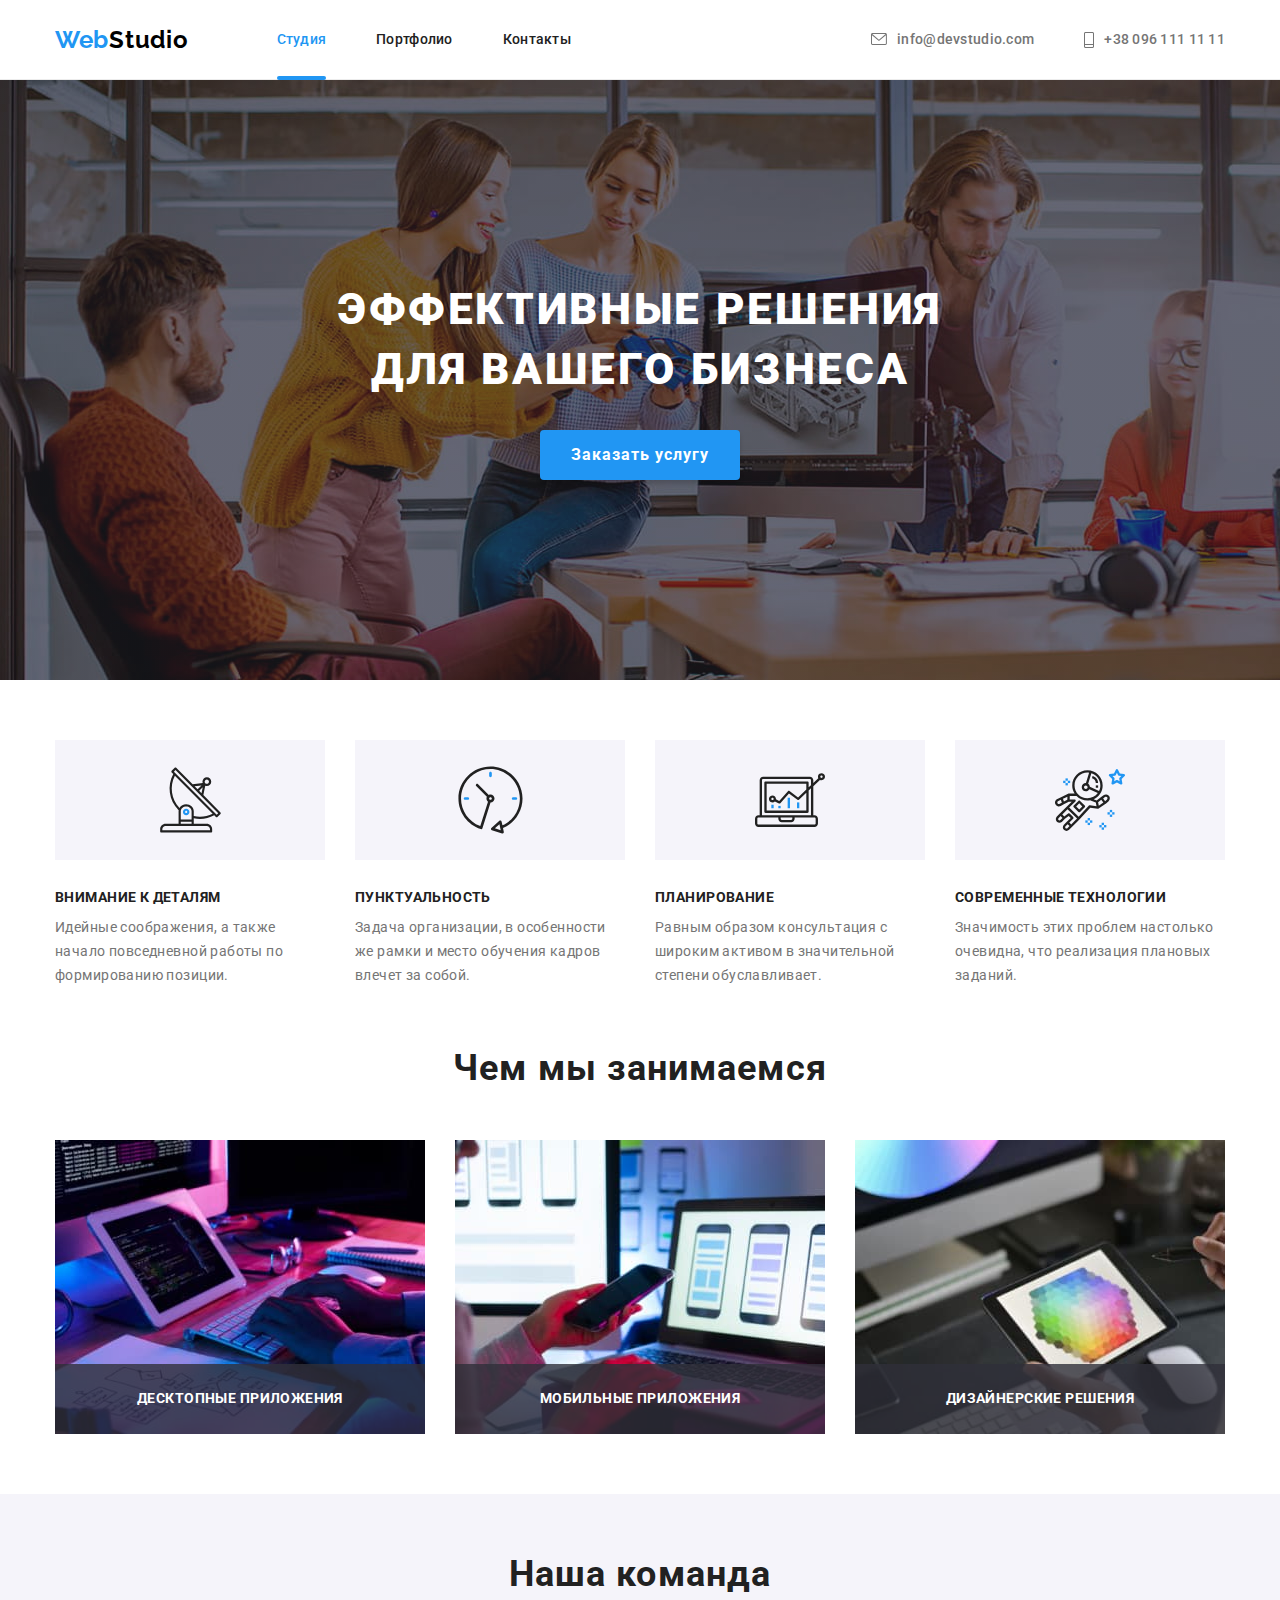
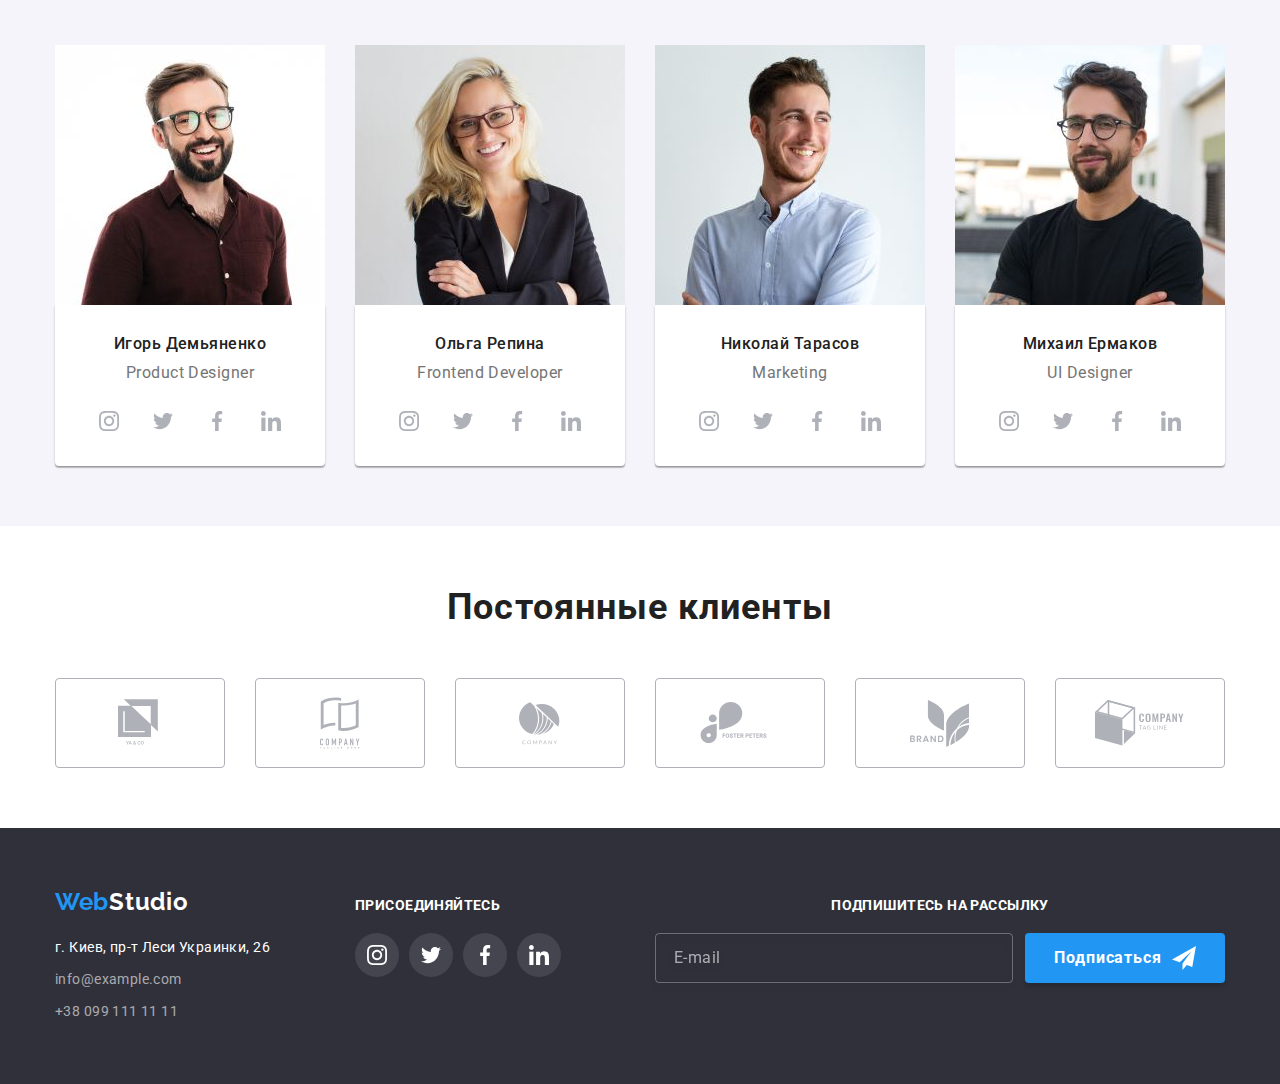
<file: index.html>
<!DOCTYPE html>
<html lang="ru">

<head>
    <meta charset="UTF-8">
    <meta http-equiv="X-UA-Compatible" content="IE=edge">
    <meta name="viewport" content="width=device-width, initial-scale=1.0"/>
    <link rel="stylesheet"
        href="https://cdnjs.cloudflare.com/ajax/libs/modern-normalize/1.0.0/modern-normalize.min.css">
    <link rel="preconnect" href="https://fonts.gstatic.com">
    <link
        href="https://fonts.googleapis.com/css2?family=Raleway:wght@700&family=Roboto:wght@400;500;700;900&display=swap"
        rel="stylesheet">
    <link rel="stylesheet" href="./css/main.min.css">
    <title>Студия</title>
</head>

<body>
    <header class="header">
        <div class="container header__container">

            <a class="logo" href="./index.html">Web<span class="logo__text--black">Studio</span></a>
            <nav class="nav">
                <ul class="nav__list list">
                    <li class="nav__item"><a class="nav__link nav__link--current" href="./index.html">Студия</a></li>
                    <li class="nav__item"><a class="nav__link" href="./portfolio.html">Портфолио</a></li>
                    <li class="nav__item"><a class="nav__link" href="">Контакты</a></li>
                </ul>
            </nav>
            <ul class="contacts list">
                <li class="contacts__item">
                    <a class="contacts__link" href="mailto:info@devstudio.com" rel="noopener noreferrer"
                        target="_blank">
                        <svg class="contacts__icon" width="16" height="12">
                            <use href="./images/icons.svg#icon-mail"></use>
                        </svg>
                        info@devstudio.com
                    </a>
                </li>
                <li class="contacts__item">
                    <a class="contacts__link" href="tel:+380961111111">
                        <svg class="contacts__icon" width="10" height="16">
                            <use href="./images/icons.svg#icon-tel"></use>
                        </svg>

                        +38 096 111 11 11

                    </a>
                </li>
            </ul>
            <button
             data-menu-button 
             class="mobile-menu-button"
             type="button"
             aria-expanded="false"
             aria-controls="mobile-menu" >
                <svg class="mobile-menu-button__icon" aria-label="Переключатель мобильного меню"  width="40" height="40">
                    <use class="mobile-menu-button__icon-menu" href="./images/icons.svg#icon-mob-menu"></use>
                    <use class="mobile-menu-button__icon-cross"  href="./images/icons.svg#icon-mob-close"></use>
                </svg>
            </button>
            <div data-menu class="mobile-menu" id="mobile-menu">
               <nav> 
                   <ul class="list mobile-menu__list">
                    <li class="mobile-menu__item"><a href="./index.html" class="mobile-menu__link current">Студия</a></li>
                    <li class="mobile-menu__item"><a href="./portfolio.html" class="mobile-menu__link">Портфолио</a></li>
                    <li class="mobile-menu__item"><a href="" class="mobile-menu__link">Контакты</a></li>
                </ul>
            </nav>
                <a class="mobile-menu__tel" href="tel:+380961111111">
                    +38 096 111 11 11
                
                </a>
                <a class="mobile-menu__mail" href="mailto:info@devstudio.com">info@devstudio.com</a>
                <ul class="list mobile-menu__social-list">
                    <li class="mobile-menu__social-item"><a rel="noopener noreferrer"
                        target="_blank" href="" class="mobile-menu__social-link">Instagram</a></li>
                    <li class="mobile-menu__social-item"><a rel="noopener noreferrer"
                        target="_blank" href="" class="mobile-menu__social-link">Twitter</a></li>
                    <li class="mobile-menu__social-item"><a rel="noopener noreferrer"
                        target="_blank" href="" class="mobile-menu__social-link">Facebook</a></li>
                    <li class="mobile-menu__social-item"><a rel="noopener noreferrer"
                        target="_blank" href="" class="mobile-menu__social-link">LinkedIn</a></li>
                </ul>

            </div>
        </div>
    </header>
    <main>
        <section class="hero">
            <div class="hero__container">
                <h1 class="hero__title">Эффективные решения для вашего бизнеса</h1>
                <button data-modal-open class="button" type="button">Заказать услугу</button>
            </div>
        </section>

        <section class="our-features section">
            <div class="container">

                <h2 class="visually-hidden">наши особенности</h2>
                <ul class="list grid">
                    <li class="our-features__item grid__items">
                        <div class="our-features__container">
                            <svg width="65" height="70">
                                <use href="./images/icons.svg#icon-antenna-1"></use>
                            </svg>
                        </div>
                        <h3 class="our-features__subtitle">Внимание к деталям</h3>
                        <p>Идейные соображения, а также начало повседневной работы по
                            формированию
                            позиции.</p>
                    </li>
                    <li class="our-features__item grid__items ">
                        <div class="our-features__container">
                            <svg width="67" height="70">
                                <use href="./images/icons.svg#icon-clock-1"></use>
                            </svg>
                        </div>
                        <h3 class="our-features__subtitle">Пунктуальность</h3>
                        <p>Задача организации, в особенности же рамки и место обучения
                            кадров
                            влечет за собой.</p>
                    </li>
                    <li class="our-features__item grid__items ">
                        <div class="our-features__container">
                            <svg width="70" height="70">
                                <use href="./images/icons.svg#icon-diagram-1"></use>
                            </svg>
                        </div>
                        <h3 class="our-features__subtitle">Планирование</h3>
                        <p>Равным образом консультация с широким активом в значительной
                            степени
                            обуславливает.</p>
                    </li>
                    <li class="our-features__item grid__items">
                        <div class="our-features__container">
                            <svg width="70" height="70">
                                <use href="./images/icons.svg#icon-astronaut-1"></use>
                            </svg>
                        </div>
                        <h3 class="our-features__subtitle">Современные технологии</h3>
                        <p>Значимость этих проблем настолько очевидна, что реализация
                            плановых
                            заданий.</p>
                    </li>
                </ul>
            </div>
        </section>

        <section class="specialization section">
            <div class="container">
                <h2 class="specialization__title">Чем мы занимаемся</h2>
                <ul class="list grid">
                    <li class="specialization__item grid__items"><img src="./images/box1.jpg " alt="написание программы"
                            width="370">
                        <div class="specialization__text">Десктопные приложения</div>
                    </li>
                    <li class="specialization__item grid__items"><img src="./images/box2.jpg"
                            alt="создание дизайна телефонного приложения" width="370">
                        <div class="specialization__text">Мобильные приложения</div>
                    </li>
                    <li class="specialization__item grid__items"><img src="./images/box3.jpg"
                            alt="подбор цвета оформления" width="370">
                        <div class="specialization__text">Дизайнерские решения</div>
                    </li>
                </ul>
            </div>
        </section>

        <section class="team section">
            <div class="container">
                <h2 class="team__title">Наша команда</h2>
                <ul class="list grid">
                    <li class="grid__items team__item">
                        <picture>
                            <source srcset="./images/team/desk/men1_desktop.jpg 1x, ./images/team/desk2/men1@2_desktop.jpg 2x" 
                            media="(min-width: 1200px)" />
                            <source srcset="./images/team/tab/men1_tab.jpg 1x, ./images/team/tab2/men1@2_tab.jpg 2x"
                             media="(min-width: 768px)">
                            <source srcset="./images/team/phon/men1_phon.jpg 1x, ./images/team/phon2/men1@2_phon.jpg 2x"
                             media="(max-width: 767.98px)">
                          <img class="team__img" src="./images/team/desk/men1_desktop.jpg" alt="Игорь Демьяненко">
                        </picture>
                        <div class="team__container">
                            <h3 class="team__subtitle">Игорь Демьяненко</h3>
                            <p class="team__text" lang="en">Product Designer</p>
                            <ul class="social-list list">
                                <li class="social-list__item">
                                    <a target="_blank" rel="noreferrer noopener" class="social-list__link" href=""
                                        aria-label="инстаграмм">
                                        <svg class="social-list__icon">
                                            <use href="./images/icons.svg#icon-instagram-2"></use>
                                        </svg>
                                    </a>
                                </li>
                                <li class="social-list__item">
                                    <a target="_blank" rel="noreferrer noopener" class="social-list__link" href=""
                                        aria-label="твиттер">
                                        <svg class="social-list__icon">
                                            <use href="./images/icons.svg#icon-twitter-1"></use>
                                        </svg>
                                    </a>
                                </li>
                                <li class="social-list__item">
                                    <a target="_blank" rel="noreferrer noopener" class="social-list__link" href=""
                                        aria-label="фейсбук">
                                        <svg class="social-list__icon">
                                            <use href="./images/icons.svg#icon-facebook-1"></use>
                                        </svg>
                                    </a>
                                </li>
                                <li class="social-list__item">
                                    <a target="_blank" rel="noreferrer noopener" class="social-list__link" href=""
                                        aria-label="линкедин">
                                        <svg class="social-list__icon">
                                            <use href="./images/icons.svg#icon-linkedin-1"></use>
                                        </svg>
                                    </a>
                                </li>
                            </ul>
                        </div>
                    </li>
                    <li class="grid__items team__item">
                    <picture>
                        <source srcset="./images/team/desk/men2_desktop.jpg 1x, ./images/team/desk2/men2@2_desktop.jpg 2x"
                            media="(min-width: 1200px)" />
                        <source srcset="./images/team/tab/men2_tab.jpg 1x, ./images/team/tab2/men2@2_tab.jpg 2x" media="(min-width: 768px)">
                        <source srcset="./images/team/phon/men2_phon.jpg 1x, ./images/team/phon2/men2@2_phon.jpg 2x"
                            media="(max-width: 767.98px)">
                        <img class="team__img" src="./images/team/desk/men2_desktop.jpg" alt="Ольга Репина">
                    </picture>
                        <div class="team__container">
                            <h3 class="team__subtitle">Ольга Репина</h3>
                            <p class="team__text" lang="en">Frontend Developer</p>
                            <ul class="social-list list">
                                <li class="social-list__item">
                                    <a target="_blank" rel="noreferrer noopener" class="social-list__link" href=""
                                        aria-label="инстаграмм">
                                        <svg class="social-list__icon">
                                            <use href="./images/icons.svg#icon-instagram-2"></use>
                                        </svg>
                                    </a>
                                </li>
                                <li class="social-list__item">
                                    <a target="_blank" rel="noreferrer noopener" class="social-list__link" href=""
                                        aria-label="твиттер">
                                        <svg class="social-list__icon">
                                            <use href="./images/icons.svg#icon-twitter-1"></use>
                                        </svg>
                                    </a>
                                </li>
                                <li class="social-list__item">
                                    <a target="_blank" rel="noreferrer noopener" class="social-list__link" href=""
                                        aria-label="фейсбук">
                                        <svg class="social-list__icon">
                                            <use href="./images/icons.svg#icon-facebook-1"></use>
                                        </svg>
                                    </a>
                                </li>
                                <li class="social-list__item">
                                    <a target="_blank" rel="noreferrer noopener" class="social-list__link" href=""
                                        aria-label="линкедин">
                                        <svg class="social-list__icon">
                                            <use href="./images/icons.svg#icon-linkedin-1"></use>
                                        </svg>
                                    </a>
                                </li>
                            </ul>
                        </div>
                    </li>
                    <li class="grid__items team__item">
                    <picture>
                        <source srcset="./images/team/desk/men3_desktop.jpg 1x, ./images/team/desk2/men3@2_desktop.jpg 2x"
                            media="(min-width: 1200px)" />
                        <source srcset="./images/team/tab/men3_tab.jpg 1x, ./images/team/tab2/men3@2_tab.jpg 2x" media="(min-width: 768px)">
                        <source srcset="./images/team/phon/men3_phon.jpg 1x, ./images/team/phon2/men3@2_phon.jpg 2x"
                            media="(max-width: 767.98px)">
                        <img class="team__img" src="./images/team/desk/men3_desktop.jpg" alt="Николай Тарасов">
                    </picture>
                        <div class="team__container">
                            <h3 class="team__subtitle">Николай Тарасов</h3>
                            <p class="team__text" lang="en">Marketing</p>
                            <ul class="social-list list">
                                <li class="social-list__item">
                                    <a target="_blank" rel="noreferrer noopener" class="social-list__link" href=""
                                        aria-label="инстаграмм">
                                        <svg class="social-list__icon">
                                            <use href="./images/icons.svg#icon-instagram-2"></use>
                                        </svg>
                                    </a>
                                </li>
                                <li class="social-list__item">
                                    <a target="_blank" rel="noreferrer noopener" class="social-list__link" href=""
                                        aria-label="твиттер">
                                        <svg class="social-list__icon">
                                            <use href="./images/icons.svg#icon-twitter-1"></use>
                                        </svg>
                                    </a>
                                </li>
                                <li class="social-list__item">
                                    <a target="_blank" rel="noreferrer noopener" class="social-list__link" href=""
                                        aria-label="фейсбук">
                                        <svg class="social-list__icon">
                                            <use href="./images/icons.svg#icon-facebook-1"></use>
                                        </svg>
                                    </a>
                                </li>
                                <li class="social-list__item">
                                    <a target="_blank" rel="noreferrer noopener" class="social-list__link" href=""
                                        aria-label="линкедин">
                                        <svg class="social-list__icon">
                                            <use href="./images/icons.svg#icon-linkedin-1"></use>
                                        </svg>
                                    </a>
                                </li>
                            </ul>
                        </div>
                    </li>
                    <li class="grid__items team__item">
                    <picture>
                        <source srcset="./images/team/desk/men4_desktop.jpg 1x, ./images/team/desk2/men4@2_desktop.jpg 2x"
                            media="(min-width: 1200px)" />
                        <source srcset="./images/team/tab/men4_tab.jpg 1x, ./images/team/tab2/men4@2_tab.jpg 2x" media="(min-width: 768px)">
                        <source srcset="./images/team/phon/men4_phon.jpg 1x, ./images/team/phon2/men4@2_phon.jpg 2x"
                            media="(max-width: 767.98px)">
                        <img class="team__img" src="./images/team/desk/men4_desktop.jpg" alt="Михаил Ермаков">
                    </picture>
                        <div class="team__container">
                            <h3 class="team__subtitle">Михаил Ермаков</h3>
                            <p class="team__text" lang="en">UI Designer</p>
                            <ul class="social-list list">
                                <li class="social-list__item">
                                    <a target="_blank" rel="noreferrer noopener" class="social-list__link" href=""
                                        aria-label="инстаграмм">
                                        <svg class="social-list__icon">
                                            <use href="./images/icons.svg#icon-instagram-2"></use>
                                        </svg>
                                    </a>
                                </li>
                                <li class="social-list__item">
                                    <a target="_blank" rel="noreferrer noopener" class="social-list__link" href=""
                                        aria-label="твиттер">
                                        <svg class="social-list__icon">
                                            <use href="./images/icons.svg#icon-twitter-1"></use>
                                        </svg>
                                    </a>
                                </li>
                                <li class="social-list__item">
                                    <a target="_blank" rel="noreferrer noopener" class="social-list__link" href=""
                                        aria-label="фейсбук">
                                        <svg class="social-list__icon">
                                            <use href="./images/icons.svg#icon-facebook-1"></use>
                                        </svg>
                                    </a>
                                </li>
                                <li class="social-list__item">
                                    <a target="_blank" rel="noreferrer noopener" class="social-list__link" href=""
                                        aria-label="линкедин">
                                        <svg class="social-list__icon">
                                            <use href="./images/icons.svg#icon-linkedin-1"></use>
                                        </svg>
                                    </a>
                                </li>
                            </ul>
                        </div>
                    </li>
                </ul>
            </div>
        </section> 
     <section class="regular-customers section">
            <div class="container">
                <h2 class="regular-customers__title">Постоянные клиенты</h2>
                <ul class="list grid">
                    <li class="grid__items regular-customers__item">
                        <a class="regular-customers__link" target="_blank" rel="noreferrer noopener" href=""
                            aria-label="логотип компании">
                            <svg class="regular-customers__icon" width="44" height="49">
                                <use href="./images/icons.svg#icon-logo-1"></use>
                            </svg>
                        </a>
                    </li>
                    <li class="grid__items regular-customers__item">
                        <a class="regular-customers__link" target="_blank" rel="noreferrer noopener" href=""
                            aria-label="логотип компании">
                            <svg class="regular-customers__icon" width="40" height="52">
                                <use href="./images/icons.svg#icon-logo-2"></use>
                            </svg>
                        </a>
                    </li>
                    <li class="grid__items regular-customers__item">
                        <a class="regular-customers__link" target="_blank" rel="noreferrer noopener" href=""
                            aria-label="логотип компании">
                            <svg class="regular-customers__icon" width="41" height="43">
                                <use href="./images/icons.svg#icon-logo-3"></use>
                            </svg>
                        </a>
                    </li>
                    <li class="grid__items regular-customers__item">
                        <a class="regular-customers__link" target="_blank" rel="noreferrer noopener" href=""
                            aria-label="логотип компании">
                            <svg class="regular-customers__icon" width="80" height="42">
                                <use href="./images/icons.svg#icon-logo-4"></use>
                            </svg>
                        </a>
                    </li>
                    <li class="grid__items regular-customers__item">
                        <a class="regular-customers__link" target="_blank" rel="noreferrer noopener" href=""
                            aria-label="логотип компании">
                            <svg class="regular-customers__icon" width="59" height="47">
                                <use href="./images/icons.svg#icon-logo-5"></use>
                            </svg>
                        </a>
                    </li>
                    <li class="grid__items regular-customers__item">
                        <a class="regular-customers__link" target="_blank" rel="noreferrer noopener" href=""
                            aria-label="логотип компании">
                            <svg class="regular-customers__icon" width="89" height="46">
                                <use href="./images/icons.svg#icon-logo-6"></use>

                            </svg>
                        </a>
                    </li>


                </ul>

            </div>
        </section>
    </main>
    <footer class="footer">
        <div class="container footer__box">
            <div class="footer__container-address">
                    <a class="logo logo--footer" href="./index.html">Web<span class="logo__text--white">Studio</span></a>
                    <address class="address">
                        <ul class="list address__list">
                            <li class="address__town">г. Киев, пр-т Леси Украинки, 26</li>
                            <li class="address__item"><a class="address__link"
                                    href="mailtoinfo@example.com">info@example.com</a>
                            </li>
                            <li class="address__item"><a class="address__link" href="tel+380991111111">+38 099 111 11
                                    11</a>
                            </li>
                        </ul>
                    </address>
                </div>
                <div class="footer__container-social">
                    <p class="footer__text">присоединяйтесь</p>
                    <ul class="social-list list social-list--footer">
                        <li class="social-list__item">
                            <a target="_blank" rel="noreferrer noopener" class="social-list__link" href=""
                                aria-label="инстаграмм">
                                <svg class="social-list__icon social-list__icon--footer">
                                    <use href="./images/icons.svg#icon-instagram-2"></use>
                                </svg>
                            </a>
                        </li>
                        <li class="social-list__item">
                            <a target="_blank" rel="noreferrer noopener" class="social-list__link" href=""
                                aria-label="твиттер">
                                <svg class="social-list__icon social-list__icon--footer">
                                    <use href="./images/icons.svg#icon-twitter-1"></use>
                                </svg>
                            </a>
                        </li>
                        <li class="social-list__item">
                            <a target="_blank" rel="noreferrer noopener" class="social-list__link" href=""
                                aria-label="фейсбук">
                                <svg class="social-list__icon social-list__icon--footer">
                                    <use href="./images/icons.svg#icon-facebook-1"></use>
                                </svg>
                            </a>
                        </li>
                        <li class="social-list__item">
                            <a target="_blank" rel="noreferrer noopener" class="social-list__link" href=""
                                aria-label="линкедин">
                                <svg class="social-list__icon social-list__icon--footer">
                                    <use href="./images/icons.svg#icon-linkedin-1"></use>
                                </svg>
                            </a>
                        </li>
                    </ul>
                </div>
            
           
            <div class="footer__container-form">
                <p class="footer__form-text">Подпишитесь на рассылку</p>
                <form class="footer__form">
                    <label class="footer__label">
                        <input required class="footer__input" placeholder="E-mail" type="email" name="user-mail-footer"
                            id="user-mail">
                    </label>
                    <button type="submit" class="button footer__button">Подписаться
                        <svg class="footer__icon" width="24" height="24">
                            <use href="./images/icons.svg#icon-send"></use>
                        </svg>
                    </button>
                </form>
            </div>
        </div>
        </footer> 
    <div data-modal class="backdrop is-hidden">
        <div class="modal">
            <button data-modal-close class="modal__off" aria-label="закрыть окно">
                <svg class="modal__icon-off" width="18" height="18">
                    <use href="./images/icons.svg#icon-close"></use>
                </svg>
            </button>
            <p class="modal__text">Оставьте свои данные, мы вам перезвоним</p>
            <form>

                <label class="modal__label">
                    <span class="modal__label-text">Имя</span>
                    <input required class="modal__input" name="user-name" type="text">
                    <svg class="modal__input-icon" width="18" height="18">
                        <use href="./images/icons.svg#icon-personform"></use>
                    </svg>
                </label>

                <label class="modal__label">
                    <span class="modal__label-text">Телефон</span>
                    <input required class="modal__input" name="user-tel" type="tel">
                    <svg class="modal__input-icon" width="18" height="18">
                        <use href="./images/icons.svg#icon-phoneform"></use>
                    </svg>
                </label>

                <label class="modal__label">
                    <span class="modal__label-text">Почта</span>
                    <input class="modal__input" name="user-email" type="email">
                    <svg class="modal__input-icon" width="18" height="18">
                        <use href="./images/icons.svg#icon-emailform"></use>
                    </svg>
                </label>

                <label class="modal__label" for="user-comment">
                    <span class="modal__label-text">Комментарий</span>
                    <textarea class="modal__user-comment modal__input" placeholder="Введите текст" name="user-text"
                        id="user-comment"></textarea>
                </label>
                <div class="checkbox">
                    <label class="checkbox__label">
                        <input required class="checkbox__input" type="checkbox" name="check" value="checked">
                        <span class="checkbox__text"> Соглашаюсь с рассылкой и принимаю</span>
                        <span class="checkbox__icon"></span>
                    </label>
                    <a class="checkbox__link" href=""> Условия договора</a>
                </div>
                <button class="button modal__button" type="submit">Отправить</button>
            </form>
        </div>
    </div>
  
    <script src="./js/modal.js"></script>
    <script src="./js/menu.js"></script>
</body>

</html>
</file>
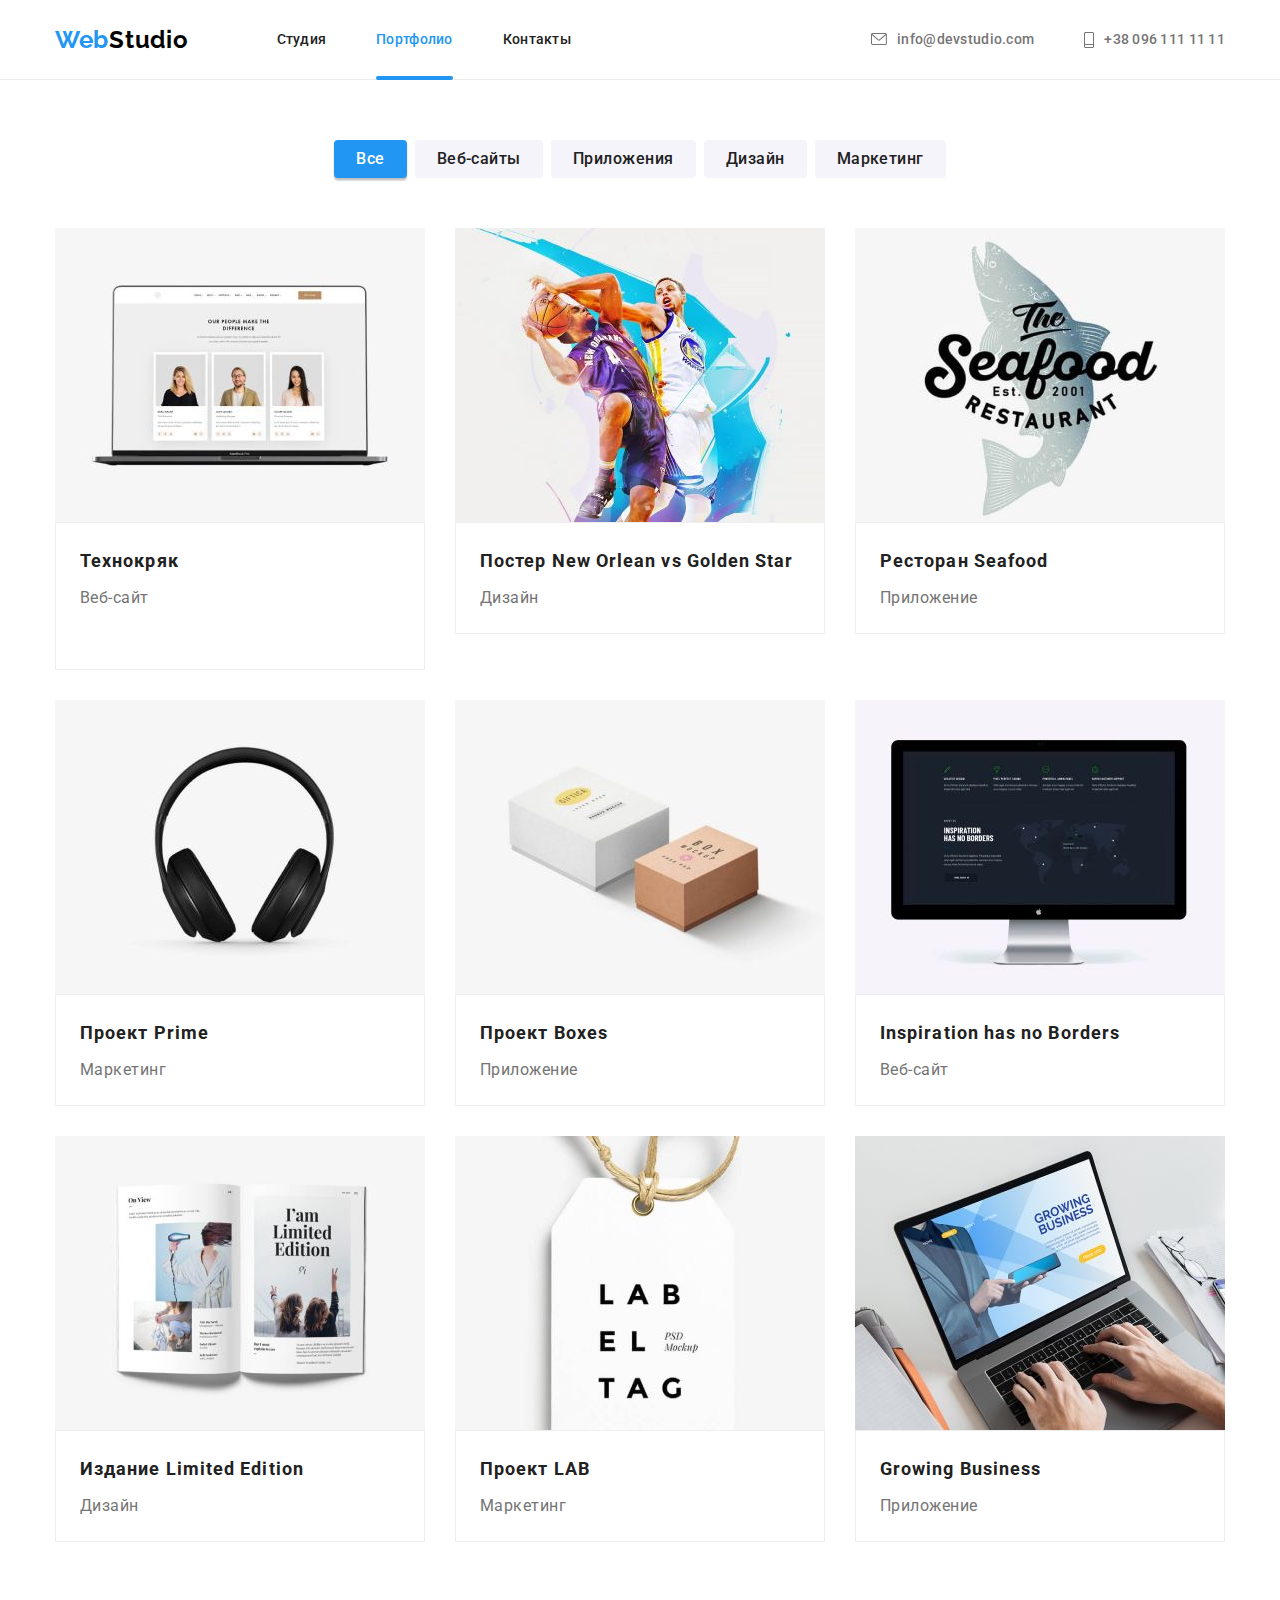
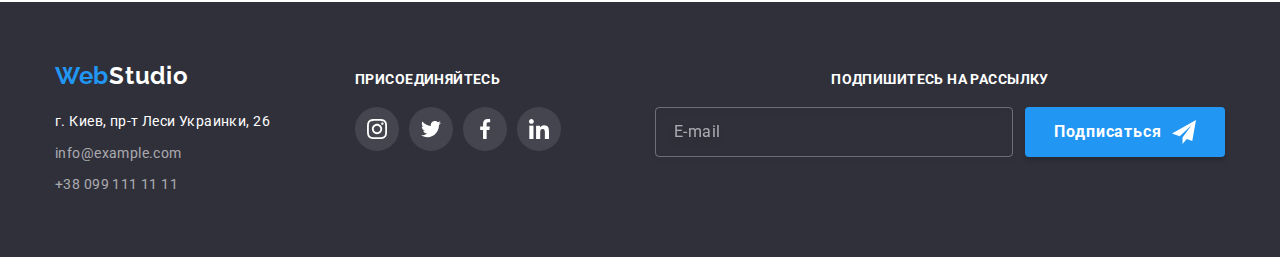
<file: portfolio.html>
<!DOCTYPE html>
<html lang="ru">

<head>
    <meta charset="UTF-8">
    <meta http-equiv="X-UA-Compatible" content="IE=edge">
    <meta name="viewport" content="width=device-width, initial-scale=1.0"/>
    <link rel="stylesheet"
        href="https://cdnjs.cloudflare.com/ajax/libs/modern-normalize/1.0.0/modern-normalize.min.css">
    <link rel="preconnect" href="https://fonts.gstatic.com">
    <link
        href="https://fonts.googleapis.com/css2?family=Raleway:wght@700&family=Roboto:wght@400;500;700;900&display=swap"
        rel="stylesheet">
    <link rel="stylesheet" href="./css/main.min.css">
    <title>Студия</title>
</head>

<body>
    <header class="header">
        <div class="container header__container">
    
            <a class="logo" href="./index.html">Web<span class="logo__text--black">Studio</span></a>
            <nav class="nav">
                <ul class="nav__list list">
                    <li class="nav__item"><a class="nav__link " href="./index.html">Студия</a></li>
                    <li class="nav__item"><a class="nav__link nav__link--current" href="./portfolio.html">Портфолио</a></li>
                    <li class="nav__item"><a class="nav__link" href="">Контакты</a></li>
                </ul>
            </nav>
            <ul class="contacts list">
                <li class="contacts__item">
                    <a class="contacts__link contacts__link--mail" href="mailto:info@devstudio.com" rel="noopener noreferrer" target="_blank">
                        <svg class="contacts__icon" width="16" height="12">
                            <use href="./images/icons.svg#icon-mail"></use>
                        </svg>
                        info@devstudio.com
                    </a>
                </li>
                <li class="contacts__item">
                    <a class="contacts__link contacts__link--tel" href="tel:+380961111111">
                        <svg class="contacts__icon" width="10" height="16">
                            <use href="./images/icons.svg#icon-tel"></use>
                        </svg>
    
                        +38 096 111 11 11
    
                    </a>
                </li>
            </ul>
            <button data-menu-button class="mobile-menu-button" type="button" aria-expanded="false">
                <svg class="mobile-menu-button__icon" aria-label="Переключатель мобильного меню" width="40" height="40">
                    <use class="mobile-menu-button__icon-menu" href="./images/icons.svg#icon-mob-menu"></use>
                    <use class="mobile-menu-button__icon-cross" href="./images/icons.svg#icon-mob-close"></use>
                </svg>
            </button>
            <div data-menu class=" mobile-menu">
                <nav>
                    <ul class="list mobile-menu__list">
                        <li class="mobile-menu__item"><a href="./index.html" class="mobile-menu__link ">Студия</a>
                        </li>
                        <li class="mobile-menu__item"><a href="./portfolio.html" class="mobile-menu__link current">Портфолио</a>
                        </li>
                        <li class="mobile-menu__item"><a href="" class="mobile-menu__link">Контакты</a></li>
                    </ul>
                </nav>
                <a class="mobile-menu__tel" href="tel:+380961111111">
                    +38 096 111 11 11
    
                </a>
                <a class="mobile-menu__mail" href="mailto:info@devstudio.com">info@devstudio.com</a>
                <ul class="list mobile-menu__social-list">
                    <li class="mobile-menu__social-item"><a rel="noopener noreferrer" target="_blank" href=""
                            class="mobile-menu__social-link">Instagram</a></li>
                    <li class="mobile-menu__social-item"><a rel="noopener noreferrer" target="_blank" href=""
                            class="mobile-menu__social-link">Twitter</a></li>
                    <li class="mobile-menu__social-item"><a rel="noopener noreferrer" target="_blank" href=""
                            class="mobile-menu__social-link">Facebook</a></li>
                    <li class="mobile-menu__social-item"><a rel="noopener noreferrer" target="_blank" href=""
                            class="mobile-menu__social-link">LinkedIn</a></li>
                </ul>
    
            </div>
        </div>
    </header>
    <main>
        <section class="portfolio section">
            <div class="container">
                <h1 class="visually-hidden">Наши работы</h1>
                <ul class="list portfolio__list">
                    <li class="portfolio__item"><button class="button2 current-button2" type="button">Все</button></li>
                    <li class="portfolio__item"><button class="button2" type="button">Веб-сайты</button></li>
                    <li class="portfolio__item"><button class="button2" type="button">Приложения</button></li>
                    <li class="portfolio__item"><button class="button2" type="button">Дизайн</button></li>
                    <li class="portfolio__item"><button class="button2" type="button">Маркетинг</button></li>
                </ul>

                <ul class="gallery list grid">
                    <li class="grid__items">
                        <a class="gallery__link" href="">
                            <div class="gallery__overlay-box">
                            <picture>
                                <source srcset="./images/portfolio/desktop/gallery_desktop_01.jpg 1x, ./images/portfolio/desktop/gallery_desktop@2_01.jpg 2x"
                                   media="(min-width:1200px)"/>
                                 <source srcset="./images/portfolio/tablet/gallery_tablet_01.jpg 1x, ./images/portfolio/tablet/gallery_tablet@2_01.jpg 2x"
                                   media="(min-width:768px)">
                                 <source srcset="./images/portfolio/phone/gallery_phone_01.jpg 1x, ./images/portfolio/phone/gallery_phone@2_01.jpg 2x "
                                   media="(max-width: 767.98px)">
                                <img class="gallery__img" src="./images/portfolio/desktop/gallery_desktop_01.jpg"
                                    alt="ноутбук с открытым сайтом">
                            </picture>
                                <p class="gallery__overlay">Технокряк это современная площадка распространения
                                    коронавируса. Компании используют эту платформу для цифрового
                                    шпионажа и атак на защищённые сервера конкурентов.</p>
                            </div>
                            <div class="gallery__border">
                                <h2 class="gallery__subtitle">Технокряк</h2>
                                <p class="gallery__text">Веб-сайт</p>
                            </div>

                        </a>
                    </li>
                    <li class="grid__items">
                        <a class="gallery__link" href="">
                            <div class="gallery__overlay-box">
                                <picture>
                                    <source
                                        srcset="./images/portfolio/desktop/gallery_desktop_02.jpg 1x, ./images/portfolio/desktop/gallery_desktop@2_02.jpg 2x"
                                        media="(min-width:1200px)" />
                                    <source
                                        srcset="./images/portfolio/tablet/gallery_tablet_02.jpg 1x, ./images/portfolio/tablet/gallery_tablet@2_02.jpg 2x"
                                        media="(min-width:768px)">
                                    <source
                                        srcset="./images/portfolio/phone/gallery_phone_02.jpg 1x, ./images/portfolio/phone/gallery_phone@2_02.jpg 2x "
                                        media="(max-width: 767.98px)">
                                    <img class="gallery__img" src="./images/portfolio/desktop/gallery_desktop_02.jpg" alt="два баскетболиста в прыжке">
                                </picture>
                                
                                <p class="gallery__overlay">Технокряк это современная площадка распространения
                                    коронавируса. Компании используют эту платформу для цифрового
                                    шпионажа и атак на защищённые сервера конкурентов.</p>
                            </div>
                            <div class="gallery__border">
                                <h2 class="gallery__subtitle">Постер New Orlean vs Golden Star</h2>
                                <p class="gallery__text">Дизайн</p>
                            </div>
                        </a>
                    </li>
                    <li class="grid__items">
                        <a class="gallery__link" href="">
                            <div class="gallery__overlay-box">
                                <picture>
                                    <source
                                        srcset="./images/portfolio/desktop/gallery_desktop_03.jpg 1x, ./images/portfolio/desktop/gallery_desktop@2_03.jpg 2x"
                                        media="(min-width:1200px)" />
                                    <source
                                        srcset="./images/portfolio/tablet/gallery_tablet_03.jpg 1x, ./images/portfolio/tablet/gallery_tablet@2_03.jpg 2x"
                                        media="(min-width:768px)">
                                    <source
                                        srcset="./images/portfolio/phone/gallery_phone_03.jpg 1x, ./images/portfolio/phone/gallery_phone@2_03.jpg 2x "
                                        media="(max-width: 767.98px)">
                                    <img class="gallery__img" src="./images/portfolio/desktop/gallery_desktop_03.jpg" alt="логотип ресторана">
                                </picture>
                                
                                <p class="gallery__overlay">Технокряк это современная площадка распространения
                                    коронавируса. Компании используют эту платформу для цифрового
                                    шпионажа и атак на защищённые сервера конкурентов.</p>
                            </div>
                            <div class="gallery__border">
                                <h2 class="gallery__subtitle">Ресторан Seafood</h2>
                                <p class="gallery__text">Приложение</p>
                            </div>
                        </a>
                    </li>
                    <li class="grid__items">
                        <a class="gallery__link" href="">
                            <div class="gallery__overlay-box">
                                <picture>
                                    <source
                                        srcset="./images/portfolio/desktop/gallery_desktop_04.jpg 1x, ./images/portfolio/desktop/gallery_desktop@2_04.jpg 2x"
                                        media="(min-width:1200px)" />
                                    <source
                                        srcset="./images/portfolio/tablet/gallery_tablet_04.jpg 1x, ./images/portfolio/tablet/gallery_tablet@2_04.jpg 2x"
                                        media="(min-width:768px)">
                                    <source
                                        srcset="./images/portfolio/phone/gallery_phone_04.jpg 1x, ./images/portfolio/phone/gallery_phone@2_04.jpg 2x "
                                        media="(max-width: 767.98px)">
                                    <img class="gallery__img" src="./images/portfolio/desktop/gallery_desktop_04.jpg" alt="наушники">
                                </picture>
                               
                                <p class="gallery__overlay">Технокряк это современная площадка распространения
                                    коронавируса. Компании используют эту платформу для цифрового
                                    шпионажа и атак на защищённые сервера конкурентов.</p>
                            </div>
                            <div class="gallery__border">
                                <h2 class="gallery__subtitle">Проект Prime</h2>
                                <p class="gallery__text">Маркетинг</p>
                            </div>
                        </a>
                    </li>
                    <li class="grid__items">
                        <a class="gallery__link" href="">
                            <div class="gallery__overlay-box">
                                <picture>
                                    <source
                                        srcset="./images/portfolio/desktop/gallery_desktop_05.jpg 1x, ./images/portfolio/desktop/gallery_desktop@2_05.jpg 2x"
                                        media="(min-width:1200px)" />
                                    <source
                                        srcset="./images/portfolio/tablet/gallery_tablet_05.jpg 1x, ./images/portfolio/tablet/gallery_tablet@2_05.jpg 2x"
                                        media="(min-width:768px)">
                                    <source
                                        srcset="./images/portfolio/phone/gallery_phone_05.jpg 1x, ./images/portfolio/phone/gallery_phone@2_05.jpg 2x "
                                        media="(max-width: 767.98px)">
                                    <img class="gallery__img" src="./images/portfolio/desktop/gallery_desktop_05.jpg" alt="две коробки">
                                </picture>
                                
                                <p class="gallery__overlay">Технокряк это современная площадка распространения
                                    коронавируса. Компании используют эту платформу для цифрового
                                    шпионажа и атак на защищённые сервера конкурентов.</p>
                            </div>
                            <div class="gallery__border">
                                <h2 class="gallery__subtitle">Проект Boxes</h2>
                                <p class="gallery__text">Приложение</p>
                            </div>
                        </a>
                    </li>
                    <li class="grid__items">
                        <a class="gallery__link" href="">
                            <div class="gallery__overlay-box">
                                <picture>
                                    <source
                                        srcset="./images/portfolio/desktop/gallery_desktop_06.jpg 1x, ./images/portfolio/desktop/gallery_desktop@2_06.jpg 2x"
                                        media="(min-width:1200px)" />
                                    <source
                                        srcset="./images/portfolio/tablet/gallery_tablet_06.jpg 1x, ./images/portfolio/tablet/gallery_tablet@2_06.jpg 2x"
                                        media="(min-width:768px)">
                                    <source
                                        srcset="./images/portfolio/phone/gallery_phone_06.jpg 1x, ./images/portfolio/phone/gallery_phone@2_06.jpg 2x "
                                        media="(max-width: 767.98px)">
                                    <img class="gallery__img" src="./images/portfolio/desktop/gallery_desktop_06.jpg" alt="монитор с открытым сайтом">
                                </picture>
                                
                                <p class="gallery__overlay">Технокряк это современная площадка распространения
                                    коронавируса. Компании используют эту платформу для цифрового
                                    шпионажа и атак на защищённые сервера конкурентов.</p>
                            </div>
                            <div class="gallery__border">
                                <h2 class="gallery__subtitle">Inspiration has no Borders</h2>
                                <p class="gallery__text">Веб-сайт</p>
                            </div>
                        </a>
                    </li>
                    <li class="grid__items">
                        <a class="gallery__link" href="">
                            <div class="gallery__overlay-box">
                                <picture>
                                    <source
                                        srcset="./images/portfolio/desktop/gallery_desktop_07.jpg 1x, ./images/portfolio/desktop/gallery_desktop@2_07.jpg 2x"
                                        media="(min-width:1200px)" />
                                    <source
                                        srcset="./images/portfolio/tablet/gallery_tablet_07.jpg 1x, ./images/portfolio/tablet/gallery_tablet@2_07.jpg 2x"
                                        media="(min-width:768px)">
                                    <source
                                        srcset="./images/portfolio/phone/gallery_phone_07.jpg 1x, ./images/portfolio/phone/gallery_phone@2_07.jpg 2x "
                                        media="(max-width: 767.98px)">
                                    <img class="gallery__img" src="./images/portfolio/desktop/gallery_desktop_07.jpg" alt="открытая книга">
                                </picture>
                                
                                <p class="gallery__overlay">Технокряк это современная площадка распространения
                                    коронавируса. Компании используют эту платформу для цифрового
                                    шпионажа и атак на защищённые сервера конкурентов.</p>
                            </div>
                            <div class="gallery__border">
                                <h2 class="gallery__subtitle">Издание Limited Edition</h2>
                                <p class="gallery__text">Дизайн</p>
                            </div>
                        </a>
                    </li>
                    <li class="grid__items">
                        <a class="gallery__link" href="">
                            <div class="gallery__overlay-box">
                                <picture>
                                    <source
                                        srcset="./images/portfolio/desktop/gallery_desktop_08.jpg 1x, ./images/portfolio/desktop/gallery_desktop@2_08.jpg 2x"
                                        media="(min-width:1200px)" />
                                    <source
                                        srcset="./images/portfolio/tablet/gallery_tablet_08.jpg 1x, ./images/portfolio/tablet/gallery_tablet@2_08.jpg 2x"
                                        media="(min-width:768px)">
                                    <source
                                        srcset="./images/portfolio/phone/gallery_phone_08.jpg 1x, ./images/portfolio/phone/gallery_phone@2_08.jpg 2x "
                                        media="(max-width: 767.98px)">
                                    <img class="gallery__img" src="./images/portfolio/desktop/gallery_desktop_08.jpg" alt="логотип проекта">
                                </picture>
                                
                                <p class="gallery__overlay">Технокряк это современная площадка распространения
                                    коронавируса. Компании используют эту платформу для цифрового
                                    шпионажа и атак на защищённые сервера конкурентов.</p>
                            </div>
                            <div class="gallery__border">
                                <h2 class="gallery__subtitle">Проект LAB</h2>
                                <p class="gallery__text">Маркетинг</p>
                            </div>
                        </a>
                    </li>
                    <li class="grid__items">
                        <a class="gallery__link" href="">
                            <div class="gallery__overlay-box">
                                <picture>
                                    <source
                                        srcset="./images/portfolio/desktop/gallery_desktop_09.jpg 1x, ./images/portfolio/desktop/gallery_desktop@2_09.jpg 2x"
                                        media="(min-width:1200px)" />
                                    <source
                                        srcset="./images/portfolio/tablet/gallery_tablet_09.jpg 1x, ./images/portfolio/tablet/gallery_tablet@2_09.jpg 2x"
                                        media="(min-width:768px)">
                                    <source
                                        srcset="./images/portfolio/phone/gallery_phone_09.jpg 1x, ./images/portfolio/phone/gallery_phone@2_09.jpg 2x "
                                        media="(max-width: 767.98px)">
                                    <img class="gallery__img" src="./images/portfolio/desktop/gallery_desktop_09.jpg" alt="ноутбук с открытым приложением">
                                </picture>
                               
                                <p class="gallery__overlay">Технокряк это современная площадка распространения
                                    коронавируса. Компании используют эту платформу для цифрового
                                    шпионажа и атак на защищённые сервера конкурентов.</p>
                            </div>
                            <div class="gallery__border">
                                <h2 class="gallery__subtitle">Growing Business</h2>
                                <p class="gallery__text">Приложение</p>
                            </div>
                        </a>
                    </li>
                </ul>
            </div>

        </section>
    </main>
    <footer class="footer">
        <div class="container footer__box">
            <div class="footer__container-address">
                <a class="logo  logo--footer" href="./index.html">Web<span class="logo__text--white">Studio</span></a>
                <address class="address">
                    <ul class="list address__list">
                        <li class="address__town">г. Киев, пр-т Леси Украинки, 26</li>
                        <li class="address__item"><a class="address__link"
                                href="mailtoinfo@example.com">info@example.com</a>
                        </li>
                        <li class="address__item"><a class="address__link" href="tel+380991111111">+38 099 111 11
                                11</a>
                        </li>
                    </ul>
                </address>
            </div>
            <div class="footer__container-social">
                <p class="footer__text">присоединяйтесь</p>
                <ul class="social-list list social-list--footer">
                    <li class="social-list__item">
                        <a target="_blank" rel="noreferrer noopener" class="social-list__link" href=""
                            aria-label="инстаграмм">
                            <svg class="social-list__icon social-list__icon--footer">
                                <use href="./images/icons.svg#icon-instagram-2"></use>
                            </svg>
                        </a>
                    </li>
                    <li class="social-list__item">
                        <a target="_blank" rel="noreferrer noopener" class="social-list__link" href="" aria-label="твиттер">
                            <svg class="social-list__icon social-list__icon--footer">
                                <use href="./images/icons.svg#icon-twitter-1"></use>
                            </svg>
                        </a>
                    </li>
                    <li class="social-list__item">
                        <a target="_blank" rel="noreferrer noopener" class="social-list__link" href="" aria-label="фейсбук">
                            <svg class="social-list__icon social-list__icon--footer">
                                <use href="./images/icons.svg#icon-facebook-1"></use>
                            </svg>
                        </a>
                    </li>
                    <li class="social-list__item">
                        <a target="_blank" rel="noreferrer noopener" class="social-list__link" href=""
                            aria-label="линкедин">
                            <svg class="social-list__icon social-list__icon--footer">
                                <use href="./images/icons.svg#icon-linkedin-1"></use>
                            </svg>
                        </a>
                    </li>
                </ul>
            </div>
    
    
            <div class="footer__container-form">
                <p class="footer__form-text">Подпишитесь на рассылку</p>
                <form class="footer__form">
                    <label class="footer__label">
                        <input required class="footer__input" placeholder="E-mail" type="email" name="user-mail-footer"
                            id="user-mail">
                    </label>
                    <button type="submit" class="button footer__button">Подписаться
                        <svg class="footer__icon" width="24" height="24">
                            <use href="./images/icons.svg#icon-send"></use>
                        </svg>
                    </button>
                </form>
            </div>
        </div>
        
    
    </footer>
<script src="./js/menu.js"></script>
</body>

</html>
</file>
<file: css/main.min.css>
a{text-decoration:none;color:inherit}.list{list-style:none;margin:0;padding:0}h1,h2,h3,p{margin:0}html{box-sizing:border-box}*,*::after,*::before{box-sizing:inherit}img{display:block;max-width:100%;height:auto}body{font-family:Roboto,sans-serif;color:#757575;font-size:14px;line-height:1.71;letter-spacing:0.03em}.grid{display:flex;flex-wrap:wrap;margin-left:-15px;margin-right:-15px;margin-top:-30px}.grid__items{flex-basis:calc((100% - 30px * var(--grid-item)) / var(--grid-item));margin-left:15px;margin-right:15px;margin-top:30px}@media screen and (min-width: 768px){.grid__items:first-child .gallery__border{padding-bottom:56px}}.section{padding-bottom:94px;padding-top:94px}@media screen and (min-width: 768px){.section{padding-bottom:60px;padding-top:60px}}.visually-hidden{position:absolute !important;clip:rect(1px 1px 1px 1px);clip:rect(1px, 1px, 1px, 1px);padding:0 !important;border:0 !important;height:1px !important;width:1px !important;overflow:hidden}.container{margin-left:auto;margin-right:auto;padding-left:15px;padding-right:15px}@media screen and (max-width: 767.98px){.container{width:480px}}@media screen and (min-width: 768px){.container{width:768px}}@media screen and (min-width: 1200px){.container{width:1200px}}@media screen and (max-width: 479.98px){.container{width:100vw}}.logo{font-family:Raleway,sans-serif;font-weight:700;font-size:26px;line-height:1.19;letter-spacing:0.03em;color:#2196f3;padding-top:25px;padding-bottom:24px}.logo__text--black{color:#000}.logo__text--white{color:#fff}@media screen and (min-width: 768px){.logo{padding-top:26px;padding-bottom:26px;font-size:24px;line-height:1.167;letter-spacing:0.03em}}@media screen and (max-width: 767.98px){.logo{padding-top:16px;padding-bottom:16px}}.logo--footer{padding-top:20px;padding-bottom:20px}.button{margin-left:auto;margin-right:auto;align-items:center;display:flex;justify-content:center;width:200px;height:50px;color:#fff;background-color:#2196f3;cursor:pointer;font-weight:700;font-size:16px;line-height:1.87;text-align:center;letter-spacing:0.06em;border-radius:4px;box-shadow:0px 4px 4px rgba(0,0,0,0.15);border:0px}.button:focus,.button:hover{background-color:#188ce8}.button2{background-color:#f5f4fa;color:#212121;cursor:pointer;font-weight:500;font-size:16px;line-height:1.62;text-align:center;letter-spacing:0.03em;padding:6px 22px;border:0px;border-radius:4px}.button2:focus,.button2:hover{background-color:#2196f3;color:#fff;box-shadow:0px 3px 1px rgba(0,0,0,0.1),0px 1px 2px rgba(0,0,0,0.08),0px 2px 2px rgba(0,0,0,0.12)}.current-button2{background-color:#2196f3;color:#fff;box-shadow:0px 3px 1px rgba(0,0,0,0.1),0px 1px 2px rgba(0,0,0,0.08),0px 2px 2px rgba(0,0,0,0.12)}.portfolio__list{display:flex;justify-content:start;flex-wrap:wrap;margin-bottom:25px}@media screen and (min-width: 768px){.portfolio__list{flex-wrap:wrap;justify-content:center;margin-bottom:30px}}@media screen and (min-width: 1200px){.portfolio__list{margin-bottom:50px;justify-content:center;flex-wrap:wrap}}.portfolio__item:not(:last-child){margin-right:8px}.portfolio__item{margin-bottom:15px}@media screen and (min-width: 768px){.portfolio__item{margin-bottom:0px}}.social-list{display:flex;justify-content:center}.social-list__item{width:44px;height:44px}.social-list__item:not(:last-child){margin-right:10px}.social-list__link{width:100%;height:100%;display:flex;align-items:center;justify-content:center;border-radius:50%;fill:#afb1b8}.social-list__link:hover,.social-list__link:focus{background-color:#2196f3;fill:#fff}.social-list__icon{width:20px;height:20px}.backdrop{position:fixed;top:0;height:100%;left:0;right:0;background-color:rgba(0,0,0,0.2);transform:scale(1) rotate(0deg);opacity:1;transition-property:opacity, visibility, transform;transition-delay:250ms,250ms,250ms;transition-duration:250ms, 250ms, 0}.backdrop.is-hidden{opacity:0;pointer-events:none;visibility:hidden;transform:scale(0) rotate(180deg)}.modal{position:absolute;width:528px;height:581px;left:50%;top:50%;transform:translate(-50%, -50%);background-color:#fff;border-radius:4px;box-shadow:0px 1px 3px rgba(0,0,0,0.12),0px 1px 1px rgba(0,0,0,0.14),0px 2px 1px rgba(0,0,0,0.2);padding-top:40px;padding-left:40px;padding-right:40px}@media screen and (min-width: 768px){.modal{width:450px;height:609px}}@media screen and (max-width: 767.98px){.modal{max-width:100%;min-width:320px}}.modal__off{position:absolute;right:8px;top:8px;width:30px;height:30px;display:flex;align-items:center;justify-content:center;border-radius:50%;cursor:pointer;background:#fff;border:1px solid rgba(0,0,0,0.1);color:#000;transition-property:box-shadow, color}.modal__off:hover,.modal__off:focus{box-shadow:0px 1px 3px rgba(0,0,0,0.12),0px 1px 1px rgba(0,0,0,0.14),0px 2px 1px rgba(0,0,0,0.2);color:#2196f3}.modal__icon-off{position:relative;top:1px;fill:currentColor}.modal__text{margin-bottom:12px;font-weight:700;font-size:20px;line-height:1.15;text-align:center;letter-spacing:0.03em;color:#212121}.modal__label{width:448px;display:block;position:relative;cursor:pointer}.modal__label:not(:first-child){margin-top:10px}.modal__label:focus-within .modal__input{border-color:#2196f3}.modal__label:focus-within .modal__input-icon{fill:#2196f3}@media screen and (min-width: 768px){.modal__label{width:100%}}.modal__label-text{margin-bottom:4px;display:block;font-size:12px;line-height:1.16;letter-spacing:0.01em;color:#757575}.modal__input-icon{transition-property:fill;position:absolute;left:12px;bottom:calc(40px / 2);transform:translateY(50%);fill:#212121}.modal__input{cursor:pointer;transition-property:border-color;outline:none;width:100%;height:40px;border:1px solid rgba(33,33,33,0.2);border-radius:4px;padding-left:42px}@media screen and (min-width: 768px){.modal__input{height:40px}}@media screen and (max-width: 767.98px){.modal__input{height:40px}}.modal__user-comment{width:448px;height:120px;border:1px solid rgba(33,33,33,0.2);border-radius:4px;padding:12px 16px;resize:none}@media screen and (min-width: 768px){.modal__user-comment{width:370px;height:120px}}@media screen and (min-width: 768px){.modal__user-comment{width:100%;height:120px}}.modal__user-comment::placeholder{font-size:14px;line-height:1.14;letter-spacing:0.01em;color:rgba(117,117,117,0.5)}.checkbox__text{margin-left:24px}@media screen and (min-width: 768px){.checkbox__text{font-size:12px;line-height:1.167px;letter-spacing:0.03em}}.checkbox__link{color:#2196f3;text-decoration:underline}@media screen and (min-width: 768px){.checkbox__link{font-size:12px;line-height:1.167px;letter-spacing:0.03em}}.checkbox{display:flex;flex-wrap:wrap;align-items:center;justify-content:center;margin-top:15px}.checkbox__label{position:relative;display:inline-block;text-align:center;cursor:pointer}.checkbox__input{width:16px;height:16px;position:absolute;left:0;top:50%;transform:translateY(-50%);-webkit-appearance:none;-moz-appearance:none;appearance:none}.checkbox__input:checked ~ .checkbox__icon{content:'';width:16px;height:15px;background-image:url(../images/check2.svg)}.checkbox__icon{content:'';position:absolute;left:0;top:50%;transform:translateY(-50%);width:16px;height:15px;background-image:url(../images/check1.svg);fill:currentColor}.modal__button{margin-top:30px}.nav__link{display:flex;align-items:center;flex-direction:column;padding-top:32px;padding-bottom:32px;color:#212121}.nav__link:hover,.nav__link:focus{color:#2196f3}.nav__link--current{position:relative;color:#2196f3}.nav__link--current::after{position:absolute;left:0;bottom:-1px;content:'';display:block;width:100%;height:4px;background-color:#2196f3;border-radius:2px}@media screen and (min-width: 768px){.contacts__link{font-weight:500;font-size:12px;line-height:1.167px;letter-spacing:0.02em;display:inline-flex;align-items:center;color:#757575}.contacts__link:hover,.contacts__link:focus{fill:#2196f3;color:#2196f3}}@media screen and (min-width: 768px){.contacts__link--mail{padding-top:21px;padding-bottom:5px}}@media screen and (min-width: 768px){.contacts__link--tel{padding-top:5px;padding-bottom:21px}}@media screen and (min-width: 1200px){.contacts__link{font-weight:500;font-size:14px;line-height:1.14;letter-spacing:0.02em;padding-top:32px;padding-bottom:32px}}.nav__link{font-weight:500;font-size:14px;line-height:1.14;letter-spacing:0.02em}.header{height:60px;border-bottom:1px solid #ececec;display:flex;align-items:center;max-width:100%;margin-right:auto;margin-left:auto}@media screen and (min-width: 768px){.header{height:80px}}.header__container{align-items:center;display:flex;justify-content:space-between}.nav__item:not(:last-child){margin-right:50px}.nav__list{margin-left:94px;display:flex}@media screen and (min-width: 768px){.nav__list{margin-left:88px}}.contacts__icon{fill:currentColor;margin-right:10px}@media screen and (min-width: 768px){.contacts{margin-left:auto;display:flex;flex-direction:column}}@media screen and (min-width: 1200px){.contacts{flex-direction:row}}@media screen and (min-width: 1200px){.contacts__item:not(:last-child){margin-right:50px}}@media screen and (max-width: 767.98px){.nav,.contacts{display:none}}.footer{padding-top:40px;padding-bottom:60px;max-width:767px;background-color:#2f303a}@media screen and (min-width: 768px){.footer{max-width:1200px}}@media screen and (min-width: 1200px){.footer{max-width:100%;margin-left:auto;margin-right:auto}}.footer__box{display:flex;justify-content:center;flex-direction:column;align-items:center}@media screen and (min-width: 768px){.footer__box{flex-direction:row;flex-wrap:wrap;align-items:baseline}}@media screen and (min-width: 1200px){.footer__box{justify-content:space-between;flex-wrap:nowrap}}.address__town{color:#fff}.address__link{color:rgba(255,255,255,0.6)}.address__link:focus,.address__link:hover{color:#2196f3}.address__link,.address__town{font-size:14px;line-height:1.71;letter-spacing:0.03em;font-family:Roboto;font-style:normal;display:block}.address__list{display:inline-flex;flex-direction:column;align-items:center}@media screen and (min-width: 1200px){.address__list{align-items:flex-start}}.address__item{margin-top:9px}@media screen and (min-width: 768px){.address__item{margin-top:8px}}.footer__text{font-weight:700;font-size:14px;line-height:1.145;letter-spacing:0.03em;text-transform:uppercase;color:#fff;margin-bottom:20px}.social-list__link{background-color:rgba(255,255,255,0.1)}.social-list__icon--footer{fill:#fff}.social-list--footer{justify-content:start}.footer__form-text{font-weight:700;font-size:14px;line-height:1.145;letter-spacing:0.03em;text-transform:uppercase;color:#fff}.footer__input{cursor:pointer;background-color:transparent;border-width:0;color:rgba(255,255,255,0.6);font-size:16px;line-height:1.25;letter-spacing:0.03em}.footer__input::placeholder{color:rgba(255,255,255,0.6);font-size:16px;line-height:1.25;letter-spacing:0.03em}.footer__label{cursor:pointer;display:inline-flex;align-items:center;height:50px;margin-bottom:20px;border:1px solid rgba(255,255,255,0.3);filter:drop-shadow(0px 4px 4px rgba(0,0,0,0.15));border-radius:4px;padding-left:16px}@media screen and (max-width: 767.98px){.footer__label{width:450px}}@media screen and (min-width: 768px){.footer__label{width:450px}}@media screen and (min-width: 1200px){.footer__label{width:358px;margin-bottom:0}}@media screen and (max-width: 479.98px){.footer__label{margin-bottom:20px;width:calc(100vw - 30px)}}.footer__icon{margin-left:10px}@media screen and (max-width: 767.98px){.footer__container-social{margin-top:60px}}.footer__container-address,.footer__container-social{flex-basis:50%;display:flex;flex-direction:column;align-items:center}@media screen and (min-width: 1200px){.footer__container-address,.footer__container-social{flex-basis:calc((50% - 45px) / 2);align-items:flex-start}}.footer__container-form{flex-basis:100%;display:flex;align-items:center;flex-direction:column;margin-top:60px}@media screen and (min-width: 1200px){.footer__container-form{flex-basis:calc((100% - 30px) / 2);margin-top:0}}.footer__form{display:flex;align-items:center;margin-top:20px;flex-direction:column}@media screen and (min-width: 1200px){.footer__form{width:570px;flex-direction:row}}@media screen and (min-width: 1200px){.footer__button{margin-right:0}}.hero{background-size:cover;padding-bottom:118px;margin-left:auto;margin-right:auto;padding-top:118px}@media screen and (max-width: 767.98px){.hero{max-width:768px;height:400px;background-image:linear-gradient(rgba(47,48,58,0.4), rgba(47,48,58,0.4)),url(../images/hero-background/hero-phone.jpg)}}@media screen and (max-width: 767.98px) and (min-device-pixel-ratio: 2), screen and (max-width: 767.98px) and (-webkit-min-device-pixel-ratio: 2), screen and (max-width: 767.98px) and (min-resolution: 192dpi), screen and (max-width: 767.98px) and (min-resolution: 2dppx){.hero{background-image:linear-gradient(rgba(47,48,58,0.4), rgba(47,48,58,0.4)),url(../images/hero-background/hero-phone@2.jpg)}}@media screen and (min-width: 768px){.hero{max-width:1200px;height:400px;background-image:linear-gradient(rgba(47,48,58,0.4), rgba(47,48,58,0.4)),url(../images/hero-background/hero-tablet.jpg)}}@media screen and (min-width: 768px) and (min-device-pixel-ratio: 2), screen and (min-width: 768px) and (-webkit-min-device-pixel-ratio: 2), screen and (min-width: 768px) and (min-resolution: 192dpi), screen and (min-width: 768px) and (min-resolution: 2dppx){.hero{background-image:linear-gradient(rgba(47,48,58,0.4), rgba(47,48,58,0.4)),url(../images/hero-background/hero-tablet@2.jpg)}}@media screen and (min-width: 1200px){.hero{background-image:linear-gradient(rgba(47,48,58,0.4), rgba(47,48,58,0.4)),url(../images/hero-background/hero.jpg);width:100%;max-width:1600px;height:600px;padding-top:200px;padding-bottom:200px}}@media screen and (min-width: 1200px) and (min-device-pixel-ratio: 2), screen and (min-width: 1200px) and (-webkit-min-device-pixel-ratio: 2), screen and (min-width: 1200px) and (min-resolution: 192dpi), screen and (min-width: 1200px) and (min-resolution: 2dppx){.hero{background-image:linear-gradient(rgba(47,48,58,0.4), rgba(47,48,58,0.4)),url(../images/hero-background/hero@2.jpg)}}.hero__title{font-size:26px;line-height:1.62;color:#fff;font-weight:900;letter-spacing:0.06em;text-transform:uppercase;margin-bottom:30px}@media screen and (min-width: 1200px){.hero__title{font-size:44px;line-height:1.36}}.hero__container{max-width:360px;margin-left:auto;margin-right:auto;text-align:center}@media screen and (min-width: 1200px){.hero__container{max-width:696px}}.our-features__item{--grid-item: 1}@media screen and (min-width: 768px){.our-features__item{--grid-item: 2}}@media screen and (min-width: 1200px){.our-features__item{--grid-item: 4}}.our-features__container{height:120px;background-color:#f5f4fa;display:flex;justify-content:center;align-items:center;margin-bottom:30px}.our-features__subtitle{color:#212121;font-size:14px;line-height:1.14;letter-spacing:0.03em;text-transform:uppercase;margin-bottom:10px}.specialization{display:none}@media screen and (min-width: 1200px){.specialization{padding-top:0;display:block}}.specialization__title{text-align:center;margin-bottom:50px;color:#212121;font-size:36px;line-height:1.16;letter-spacing:0.03em}.specialization__item{position:relative}.specialization__text{display:flex;align-items:center;justify-content:center;position:absolute;left:0;bottom:0;transform:translate(0 100%);width:100%;height:70px;background-color:rgba(47,48,58,0.8);font-weight:700;font-size:14px;line-height:1.14;letter-spacing:0.03em;text-transform:uppercase;color:#fff}.team{background-color:#f5f4fa}.team__title{color:#212121;text-align:center;letter-spacing:0.03em;font-size:28px;line-height:1, 178;margin-bottom:30px}@media screen and (min-width: 1200px){.team__title{margin-bottom:50px;font-size:36px;line-height:1.16}}.team__subtitle{margin-bottom:10px;color:#212121;font-weight:500;font-size:16px;line-height:1.18;letter-spacing:0.03em}.team__text{font-size:16px;line-height:1.18;letter-spacing:0.03em;margin-bottom:16px}.team__item{--grid-item: 1}@media screen and (min-width: 768px){.team__item{--grid-item: 2}}@media screen and (min-width: 1200px){.team__item{--grid-item: 4}}.team__container{padding-bottom:25px;padding-top:30px;padding-left:20px;padding-right:20px;background-color:#fff;text-align:center;box-shadow:0px 1px 3px rgba(0,0,0,0.12),0px 1px 1px rgba(0,0,0,0.14),0px 2px 1px rgba(0,0,0,0.2);border-radius:0px 0px 4px 4px}@media screen and (min-width: 1200px){.team__container{padding-bottom:23px}}.regular-customers__title{font-weight:700;font-size:36px;line-height:42px;text-align:center;letter-spacing:0.03em;color:#212121;margin-bottom:30px}@media screen and (min-width: 1200px){.regular-customers__title{margin-bottom:50px}}.regular-customers__item{--grid-item: 2;height:90px}@media screen and (min-width: 768px){.regular-customers__item{--grid-item: 3}}@media screen and (min-width: 1200px){.regular-customers__item{--grid-item: 6}}.regular-customers__link{height:100%;width:100%;display:flex;align-items:center;justify-content:center;border:1px solid #afb1b8;color:#afb1b8;border-radius:4px}.regular-customers__link:focus,.regular-customers__link:hover{color:#2196f3;border-color:#2196f3}.regular-customers__icon{fill:currentColor}.gallery{--grid-item: 1}@media screen and (min-width: 768px){.gallery{--grid-item: 2}}@media screen and (min-width: 1200px){.gallery{--grid-item: 3}}.gallery__subtitle{color:#212121;font-size:18px;line-height:2;letter-spacing:0.06em;padding-bottom:4px}.gallery__text{font-size:16px;line-height:1.87;letter-spacing:0.03em;color:#757575}.gallery__border{border:1px solid #eeeeee;padding:20px 24px}.gallery__overlay{position:absolute;left:0;right:0;top:0;bottom:0;transform:translateY(100%);transition-property:transform;padding-left:24px;padding-right:24px;padding-top:63px;font-size:18px;line-height:1.56;letter-spacing:0.03em;color:#fff;background-color:rgba(33,150,243,0.9)}.gallery__overlay-box{position:relative;overflow:hidden}.gallery__link:hover .gallery__overlay,.gallery__link:focus .gallery__overlay{transform:translateY(0px)}.gallery__link:hover,.gallery__link:focus{box-shadow:0px 1px 1px rgba(0,0,0,0.12),0px 4px 4px rgba(0,0,0,0.06),1px 4px 6px rgba(0,0,0,0.16);display:block}@media screen and (max-width: 767.98px){.portfolio{padding-top:60px;padding-bottom:60px}}.gallery__img{width:100%;height:100%;object-fit:cover}.nav__link,.contacts__link,.button,.social-list__link,.regular-customers__link,.address__link,.gallery__overlay,.button2,.gallery__link,.modal__off,.backdrop,.footer__button,.modal__input,.modal__input-icon,.mobile-menu-button,.mobile-menu{transition-duration:250ms;transition-timing-function:cubic-bezier(0.4, 0, 0.2, 1)}.nav__link,.contacts__link,.address__link{transition-property:color}.button,.footer .social-list__link,.footer__button{transition-property:background-color}.regular-customers__link{transition-property:border-color, color}.button2{transition-property:box-shadow, background-color, color}.gallery__link{transition-property:box-shadow}.team .social-list__link{transition-property:background-color, fill}.mobile-menu-button{transition-property:fill}@media screen and (min-width: 1200px){.mobile-menu-button{display:none}}@media screen and (min-width: 768px){.mobile-menu-button{display:none}}@media screen and (max-width: 767.98px){.mobile-menu-button{z-index:2;display:inline-flex;fill:#212121;border:none;margin:0;padding:0;background-color:transparent}.mobile-menu-button:focus,.mobile-menu-button:hover{fill:#2196f3}.mobile-menu-button .mobile-menu-button__icon-cross{display:none}}.mobile-menu-button.is-open .mobile-menu-button__icon-cross{display:block}.mobile-menu-button.is-open .mobile-menu-button__icon-menu{display:none}@media screen and (min-width: 1200px){.mobile-menu{display:none}}@media screen and (min-width: 768px){.mobile-menu{display:none}}@media screen and (max-width: 767.98px){.mobile-menu{z-index:1;position:fixed;left:0;top:0;width:100vw;height:100vh;display:flex;flex-direction:column;background-color:#fff;overflow-y:scroll;padding-top:16px;padding-left:40px;padding-bottom:48px;min-width:320px;transform:translateY(-100%);transition-property:transform}.mobile-menu.is-open{transform:translateY(0)}}.mobile-menu__link{font-weight:500;font-size:40px;line-height:1.175;letter-spacing:0.02em;color:#212121}.mobile-menu__link.current{color:#2196f3}.mobile-menu__item{margin-top:32px}.mobile-menu__tel{margin-top:auto;font-weight:500;font-size:34px;line-height:1.175;letter-spacing:0.02em;color:#2196f3}@media screen and (max-width: 479.98px){.mobile-menu__tel{font-size:30px}}.mobile-menu__mail{margin-top:32px;font-weight:500;font-size:24px;line-height:1.167;letter-spacing:0.02em;color:#757575}.mobile-menu__social-list{display:flex;flex-wrap:wrap;margin-top:64px}.mobile-menu__social-item:not(:last-child){margin-right:20px}.mobile-menu__social-link{font-weight:500;font-size:18px;line-height:1.22;letter-spacing:0.02em;color:#2196f3}
/*# sourceMappingURL=main.min.css.map */
</file>
